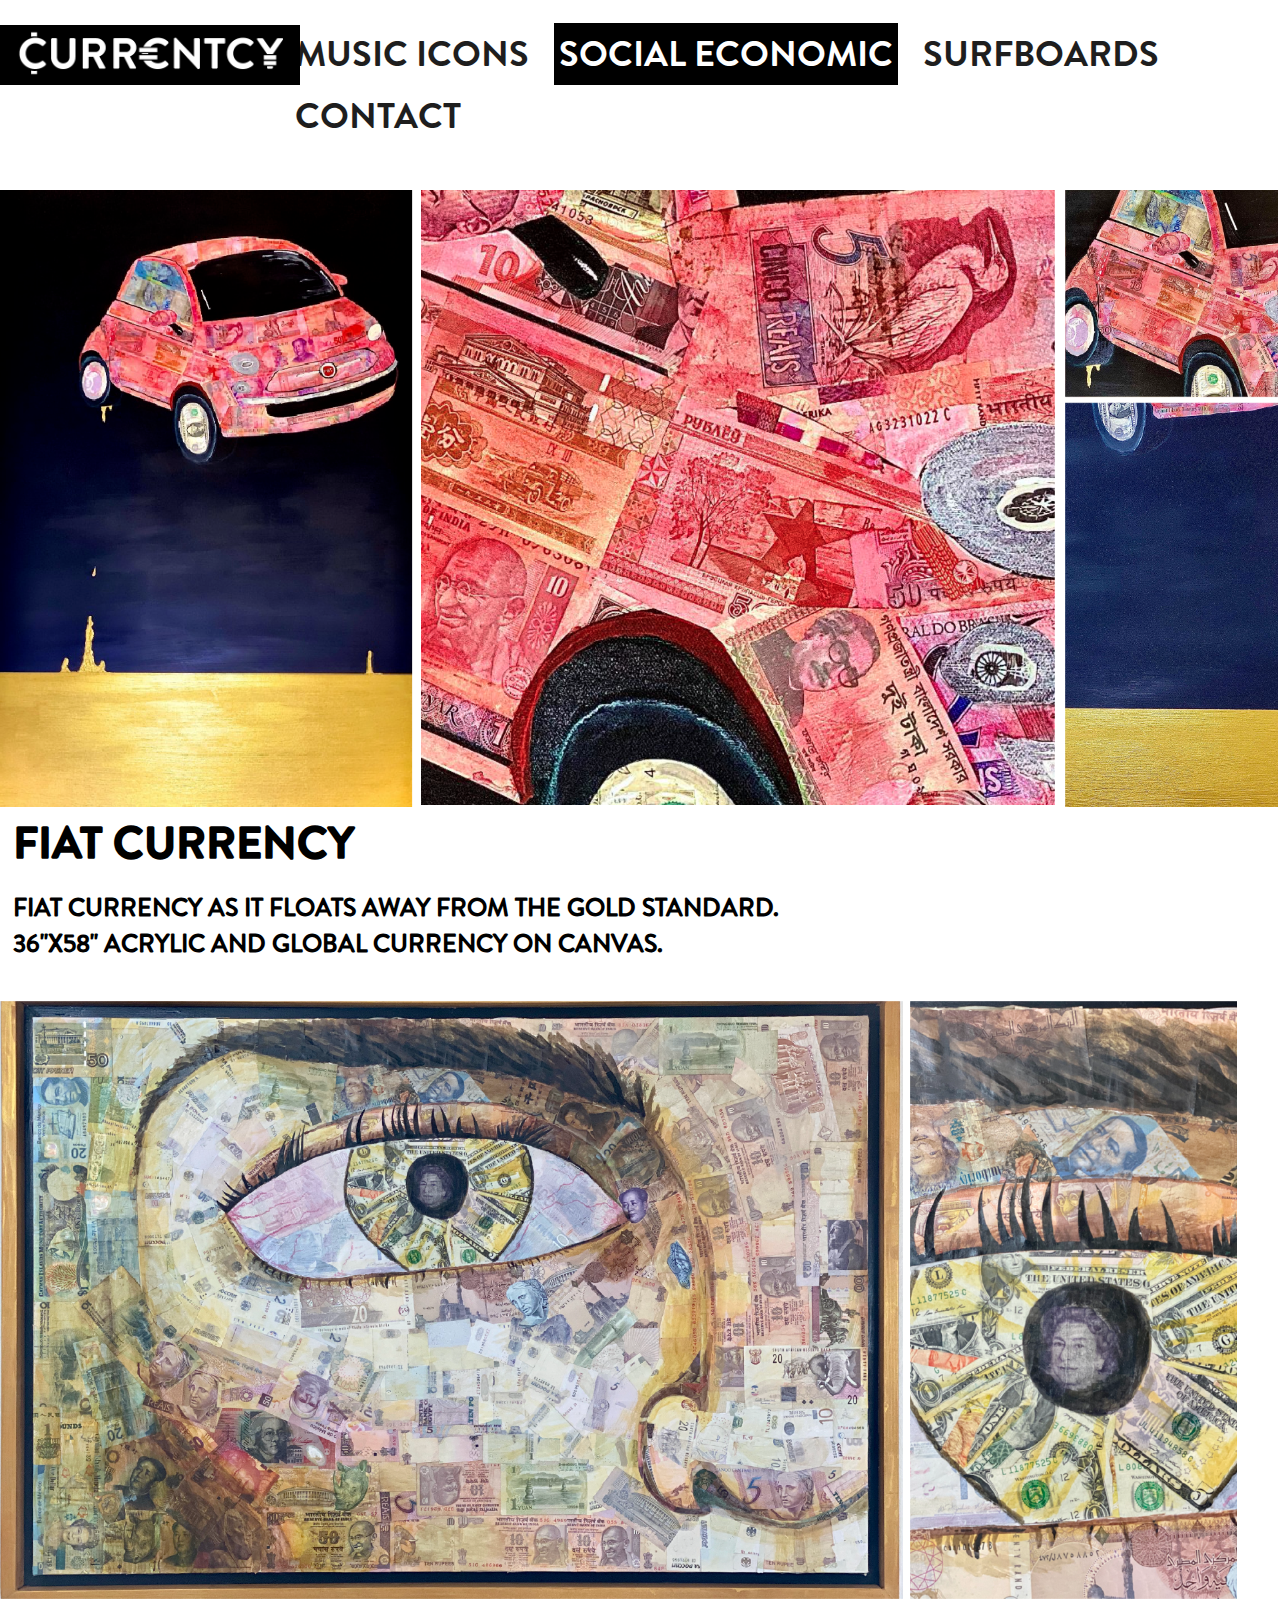
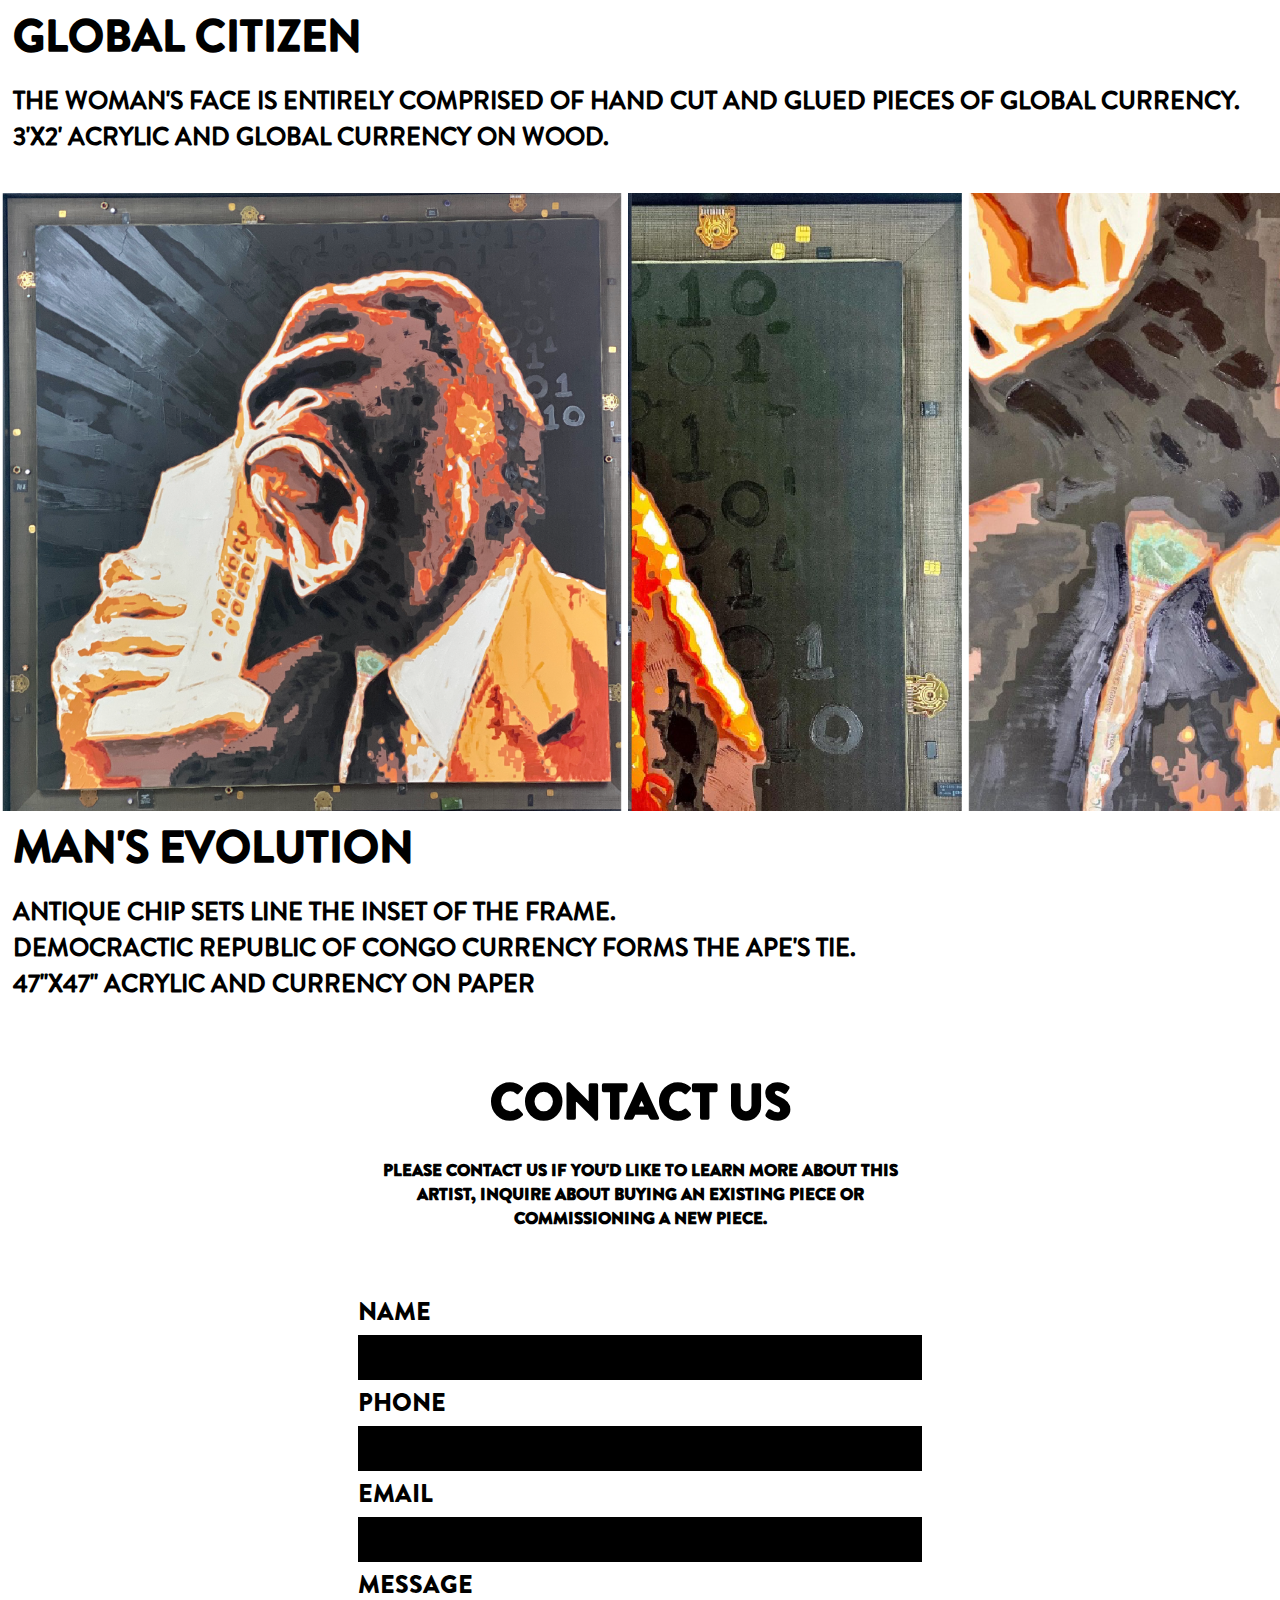
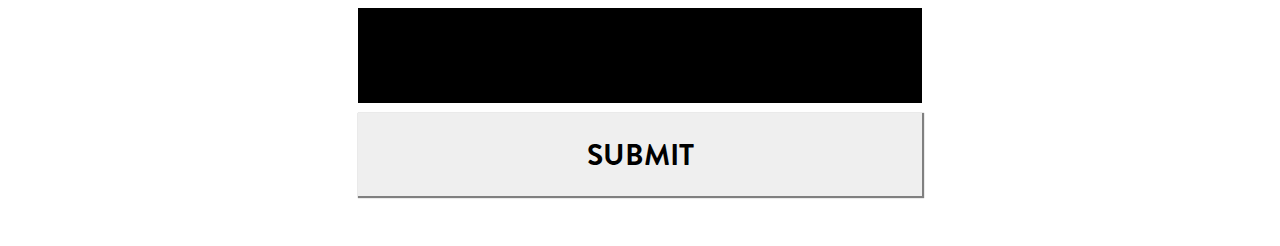
<file: socialEconomics.html>
<!DOCTYPE html>
<html lang="en">

<head>
    <meta charset="UTF-8">
    <meta name="viewport" content="width=device-width, initial-scale=1.0">
    <link rel="stylesheet" href="css/index.css">
    <title>Social Economic</title>
    <script src="https://code.jquery.com/jquery-2.2.4.min.js"/></script>
    <script src="js/ss.js"></script>    
</head>

<body>
    <!--NAVBAR-->
    <div>
        <div class="headerNB" id="headerNB">
            <div class="logo_header">
                <a href="index.html">
                    <img src="img/logo.png" alt="logo" class="logo" />
                </a>
            </div>
            <div class="NB_css">
                <ul>
                    <li><a href="musicIcons.html">MUSIC ICONS</a></li>
                    <li><a class="current" href="socialEconomics.html">SOCIAL ECONOMIC </a></li>
                    <li><a href="surfboards.html">SURFBOARDS</a></li>
                    <li><a href="#contact">CONTACT</a></li>
                </ul>
            </div>
        </div>
        <div class="header_response">
            <div class="linija_header_response">
                <a href="index.html">
                    <img src="img/logo.png" alt="logo" class="logo" />
                </a>
                <div class="fa_bars">
                    <img src="img/hamburger.png" alt="" onclick="nbPhone()">
                </div>
            </div>

            <div class="NB_css_response" id="NB_css_response">
                <ul>
                    <li><a href="musicIcons.html">ICONS</a></li>
                    <li><a href="socialEconomics.html">ECONOMIC </a></li>
                    <li><a href="surfboards.html">SURFBOARDS</a></li>
                    <li><a href="#contact">CONTACT</a></li>
                </ul>
            </div>
        </div>
    </div>
    <!--NAVBAR END-->

    <div class="musicIconsWrap">
        <div class="musicIconsImages">
            <img src="img/mans.png" alt="Fiat Social">
            <h1>FIAT CURRENCY</h1>
            <p>FIAT CURRENCY AS IT FLOATS AWAY FROM THE GOLD STANDARD. <br> 36"X58" ACRYLIC AND GLOBAL CURRENCY ON
                CANVAS.
            </p>
        </div>
        <div class="musicIconsImages">
            <img src="img/global.png" alt="GLOBAL CITIZEN">
            <h1>GLOBAL CITIZEN</h1>
            <p>THE WOMAN'S FACE IS ENTIRELY COMPRISED OF HAND CUT AND GLUED PIECES OF GLOBAL CURRENCY. <br> 3'X2'
                ACRYLIC AND GLOBAL CURRENCY ON WOOD.
            </p>
        </div>
        <div class="musicIconsImages">
            <img src="img/gorilla.png" alt="Gorilla">
            <h1>MAN'S EVOLUTION</h1>
            <p>ANTIQUE CHIP SETS LINE THE INSET OF THE FRAME. <br> DEMOCRACTIC REPUBLIC OF CONGO CURRENCY FORMS THE
                APE'S TIE. <br> 47"X47" ACRYLIC AND CURRENCY ON PAPER
            </p>
        </div>
    </div>
    <div class="slideshow-container-response">
        <div class="slideShowWrap">
            <div class="mySlides fade" id="firstImage">
                <div class="firstImageLeft1"><img src="img/mobileverzija/fiat1-8.png" /></div>
            </div>
            <div class="mySlides fade" id="secondImage">
                <div class="firstImageLeft1"><img src="img/mobileverzija/fiat2-8.png" /></div>
            </div>
            <div class="mySlides fade" id="thirdImage">
                <div class="firstImageLeft1"><img src="img/mobileverzija/fiat 3-8.png" /></div>
            </div>
            
            <div class="leftRight">
                <a class="nextM"><img src="img/mobileverzija/next.png" alt=""></a><br />
                <a class="prevM"><img src="img/mobileverzija/arrow.png" alt=""></a>
            </div>
        </div>
    </div>
    <div class="naslovjc">
        <h1 >FIAT CURRENCY</h1>
                <p>FIAT CURRENCY AS IT FLOATS AWAY FROM THE GOLD STANDARD. <br> 36"X58" ACRYLIC AND GLOBAL CURRENCY ON
                    CANVAS.
                </p>
            </div>
    <div class="slideshow-container-response">
        <div class="slideShowWrap">
            <div class="mySlides fade" id="firstImage">
                <div class="firstImageLeft1"><img src="img/mobileverzija/global 1-8.png" /></div>
            </div>
            <div class="mySlides fade" id="secondImage">
                <div class="firstImageLeft1"><img src="img/mobileverzija/global 2-8.png" /></div>
            </div>
            <div class="mySlides fade" id="thirdImage">
                <div class="firstImageLeft1"><img src="img/mobileverzija/global 3-8.png" /></div>
            </div>
            
            <div class="leftRight">
                <a class="nextM"><img src="img/mobileverzija/next.png" alt=""></a><br />
                <a class="prevM"><img src="img/mobileverzija/arrow.png" alt=""></a>
            </div>
        </div>
    </div>
    <div class="naslovjc">
        <h1 >GLOBAL CITIZEN</h1>
                <p>THE WOMAN'S FACE IS ENTIRELY COMPRISED OF HAND CUT AND GLUED PIECES OF GLOBAL CURRENCY. <br> 3'X2'
                    ACRYLIC AND GLOBAL CURRENCY ON WOOD.
                </p>
            </div>
    <div class="slideshow-container-response">
        <div class="slideShowWrap">
            <div class="mySlides fade" id="firstImage">
                <div class="firstImageLeft1"><img src="img/mobileverzija/man 1-8.png" /></div>
            </div>
            <div class="mySlides fade" id="secondImage">
                <div class="firstImageLeft1"><img src="img/mobileverzija/man 3-8.png" /></div>
            </div>
            <div class="mySlides fade" id="thirdImage">
                <div class="firstImageLeft1"><img src="img/mobileverzija/man 3_1-8.png" /></div>
            </div>
            
            <div class="leftRight">
                <a class="nextM"><img src="img/mobileverzija/next.png" alt=""></a><br />
                <a class="prevM"><img src="img/mobileverzija/arrow.png" alt=""></a>
            </div>
        </div>
    </div>
    <div class="naslovjc">
        <h1 >MAN'S EVOLUTION</h1>
                <p>ANTIQUE CHIP SETS LINE THE INSET OF THE FRAME. <br> DEMOCRACTIC REPUBLIC OF CONGO CURRENCY FORMS THE
                    APE'S TIE. <br> 47"X47" ACRYLIC AND CURRENCY ON PAPER
                </p>
            </div>
    <!--FOOTER-->
    <div class="footerContainer" id="contact">
        <div class="footerText">
            <h1>CONTACT US</h1>
            <h3>PLEASE CONTACT US IF YOU'D LIKE TO LEARN MORE ABOUT THIS ARTIST, INQUIRE ABOUT BUYING AN EXISTING PIECE
                OR COMMISSIONING A NEW PIECE.</h3>
        </div>
        <form method="post" action="SendMail.php" id="Form">
            <div class="footerForm">
                <p>NAME</p>
                <input type="text" id="name">
                <p>PHONE</p>
                <input type="text" id="phone">
                <p>EMAIL</p>
                <input type="text" id="email">
                <p>MESSAGE</p>
                <input type="text" id="message">
                <br>
                <button type="button" onclick="SendMail()" value="Send an Email">SUBMIT</button>

            </div>
            <script src="https://code.jquery.com/jquery-3.4.1.min.js"></script>

            <script type="text/javascript">
                function SendMail() {
                    var name = $("#name");
                    var email = $("#email");
                    var phone = $("#phone");
                    var message = $("#message");

                    if (isNotEmpty(name) && isNotEmpty(email) && isNotEmpty(phone) && isNotEmpty(message)) {
                        $.ajax({
                            url: 'SendMail.php',
                            method: 'POST',
                            dataType: 'json',
                            data: {
                                name: name.val(),
                                email: email.val(),
                                phone: phone.val(),
                                message: message.val()
                            },
                            success: function (response) {
                                $('#Form')[0].reset();
                                $('.sent-notification').text("Message sent successfully!");
                            }





                        });
                    }

                }

                function isNotEmpty(caller) {
                    if (caller.val() == "") {
                        caller.css('border', '1px solid red');
                        return false;
                    } else {
                        caller.css('border', '');
                        return true;
                    }
                }
            </script>
        </form>

    </div>

    </form>
    </div>
    <!--FOOTER END-->

</body>

</html>
</file>
<file: css/index.css>
* {
    margin: 0;
}

@font-face {
    font-family: 'brandon-blk';
    src: url('../font/Brandon_blk.otf');
    font-style: normal;
}

@font-face {
    font-family: 'brandon-reg';
    src: url('../font/Brandon_reg.otf');
    font-style: normal;
}

@font-face {
    font-family: 'brandon-bld';
    src: url('../font/Brandon_bld.otf');
    font-style: bold;
}

@font-face {
    font-family: 'brandon-med';
    src: url('../font/Brandon_med.otf');
    font-style: medium;
}

@font-face {
    font-family: 'brandon-light';
    src: url('../font/Brandon_light.otf');
    font-style: normal;
}

#headerNB {
    margin-top: 20px;
    height: 80px;
    margin-bottom: 10vh;
}

.header_response {
    display: none;
}

.headerNB {
    display: flex;
    width: 100%;
    position: relative;
    padding-bottom: 0%;
    z-index: 100;
}

.logo_header {
    width: 30%;
    margin-top: 5px;
}

.logo_header img {
    width: 300px;
    position: absolute;
}

.NB_css {
    margin-top: 0.27%;
    width: 100%;
    height: 90px;
    margin-left: 0;
}

.NB_css ul {
    padding: 0;
    margin-left: -0.5%;
    margin-right: 2px;
    list-style: none;
}

.NB_css ul li {
    float: left;
    margin-right: 2%;
}

.NB_css ul li a:hover {
    color: white;
    background-color: black;
    height: 90%;
    transition: 0.3s;
}

.NB_css .current {
    color: white;
    background-color: black;
    height: 90%;
    transition: 0.3s;
}

.NB_css ul li a {
    display: inline-block;
    text-decoration: none;
    font-size: 36px;
    font-family: brandon-bld;
    color: #1e1e1e;
    padding: 5px;
}

#nbPhone {
    display: none;
}

#hamburgerNb {
    display: none;
}

.headerLogo {
    width: 50%;
}

.headerLogo img {
    width: 80%;
    padding-left: 10px;
}

#navbar-toggler {
    background-color: #2f3c43;
}

#navbar-brand {
    width: 50%;
}

#navbar-nav {
    padding-top: 20px;
}

#navbar-nav li {
    padding-right: 15px;
}

.text-navbar {
    color: black;
    padding-top: 5px;
}

.center-text {
    text-align: center;
}

.footerText {
    margin: 5% 28%;
    text-align: center;
    font-weight: 900;
    font-family: brandon-blk;
}

.footerText h1 {
    margin-bottom: 20px;
    font-size: 50px;
}

.footerText h3 {
    margin-bottom: 20px;
    font-size: 17px;
}

.footerForm {
    margin: 0 28%;
}

.footerForm p {
    margin: 5px 0;
    font-size: 25px;
    font-family: brandon-blk;
}

.footerForm input {
    padding: 15px 0px;
    width: 100%;
    margin: 0px;
    background-color: black;
    color: white;
    outline: none;
    border: none;
}

#message {
    padding: 40px 0;
}

.footerForm button {
    width: 100%;
}

#btnForm {
    margin-top: 10px;
    padding: 20px 0;
    width: 100%;
    font-size: 70px;
    border: 0px white;
    box-shadow: 1px 1px 1px 1px grey;
    color: black;
    text-align: center;
    cursor: pointer;
    transition: 0.3s;
    outline: none;
}

button {
    margin-top: 10px;
    margin-bottom: 50px;
    padding: 20px 0;
    width: 90%;
    font-size: 30px;
    border: 0px white;
    box-shadow: 1px 1px 1px 1px grey;
    color: black;
    text-align: center;
    cursor: pointer;
    transition: 0.3s;
    outline: none;
    font-family: 'brandon-bld';
}

.musicIconsTitle {
    margin: 20px 0 20px 1%;
    font-family: "brandon-bld";
    font-size: 25px;
}

.musicIconsImg img {
    width: 100%;
}
.slideshow-container-response {
    display: none;
}

.musicIconsText {
    margin-left: 3%;
    margin-top: -4%;
    margin-bottom: 6px;
    font-family: 'brandon-bld';
    font-size: 40px;
}

.musicIconsText h3 {
    margin-bottom: 3px;
    margin-left: 7px;
    font-size: 25px;
}

.findout1 {
    width: 22%;
    position: relative;
    top: -9.8vh;
    left: 78%;
    padding: 10px 0px;
    opacity: 1.0;
    transition: 0.4s;
}

.findout1:hover {
    opacity: 0.5;
}

.findout1 a {
    position: relative;
    top: 2px;
    color: white;
    text-decoration: none;
}

.surfboardsWrap {
    display: flex;
    flex-direction: row;
}

.surfTitle {
    margin: 20px 0 20px 3%;
    font-family: 'brandon-bld';
    font-size: 29px;
    
}

.surfRight {
    width: 73%;
}

.surfLeft {
    width: 27%;
    margin-left: 5%;
}

.surfLeft img {
    width: 65%;
    height: 94.5%;
}

.rightImg img {
    width: 89%;
}
.rightImg2 img {
    width: 89%;
}

.rightText {
    width: 90%;
}

.rightText h1 {
    font-size: 50px;
    margin-bottom: 15px;
    font-family: 'brandon-bld';


}

.rightText p {
    font-size: 25px;
    font-weight: 700;
    margin-bottom: 25px;
    font-family: 'brandon-blk';
    
}
.rightText2 {
    width: 90%;
}

.rightText2 h1 {
    font-size: 50px;
    margin-bottom: 15px;
    font-family: 'brandon-bld';


}

.rightText2 p {
    font-size: 25px;
    font-weight: 700;
    margin-bottom: 25px;
    font-family: 'brandon-blk';
    
}


.findout2 {
    width: 30%;
    position: relative;
    top: -63px;
    left: 61.5%;
    padding: 8px 0px;
    opacity: 1.0;
    transition: 0.4s;
}

.findout2:hover {
    opacity: 0.5;
}

.findout2 a {
    position: relative;
    top: 5px;
    color: white;
    text-decoration: none;
}

.socialWrap {
    display: flex;
    flex-direction: row;
    width: 90%;
    margin: 0 4%;
}

.socialTitle {
    margin: 20px 0 20px 3%;
    font-family: 'brandon-bld';
    font-size: 27px;
}

.social1,
.social2 {
    width: 28%;
    margin-right: 8%;
}

.social3 {
    width: 28%;
}
.naslovjc {
    display: none;
}
.social1 img {
    width: 100%;
}

.social2 img {
    width: 100%;
}

.social3 img {
    width: 100%;
}

.social1Text1 p {
    font-family: 'brandon-blk';
    font-size: 20px;
    font-style: bold;
    margin-top: -20%;
}

.social1Text2 p {
    font-family: 'brandon-reg';
    font-size: 20px;
}

.social2Text1 {
    font-family: 'brandon-blk';
    font-size: 20px;
    font-style: bold;
    margin-top: -20%;
}

.social2Text2 {
    font-family: 'brandon-reg';
    font-size: 20px;
}

.social3Text1 {
    font-family: 'brandon-blk';
    font-size: 20px;
    font-style: bold;
    margin-top: -20%;
}

.social3Text2 {
    font-family: 'brandon-reg';
    font-size: 20px;
}

.findout3,
.findout4,
.findout5 {
    width: 85%;
    position: relative;
    top: -68px;
    left: 15%;
    padding: 10px 0px;
    opacity: 1.0;
    transition: 0.4s;
}

.findout3:hover,
.findout4:hover,
.findout5:hover {
    opacity: 0.5;
   
}



.slideshow-container {
    width: 100%;
}

.mySlides {
    display: none;
    width: 85%;
    margin-left: 6%;
}

.mySlides img {
    width: 91%;
    height: 100%;
}
.mySlides2 {
    display: none;
    width: 85%;
    margin-left: 6%;
}

.mySlides2 img {
    width: 91%;
    height: 100%;
}


#firstImage {
    display: flex;
    height: 100%;
}

.leftRight {
    position: relative;
    width: 100%;
    margin-top: -16%;
    margin-bottom: 15%;
}

.firstImageRight {
    margin-top: 5%;
    height: 100%;
}

.prev,
.next {
    position: relative;
    cursor: pointer;
    padding: 14px;
    color: white;
    font-weight: bold;
    font-size: 18px;
    transition: 0.6s ease;
    border-radius: 0 3px 3px 0;
    user-select: none;
}

.next {
    margin-left: 86.5%;
    border-radius: 3px 0 0 3px;
    background-color: gray;
    color: white;
    top: -50px;
}

.prev {
    margin-left: 2.2%;
    border-radius: 0 3px 3px 0;
    background-color: gray;
    color: white;
    top: -50px;
}

.prev:hover,
.next:hover {
    background-color: rgba(0, 0, 0, 0.8);
}

.dot {
    cursor: pointer;
    height: 15px;
    width: 15px;
    margin: 0 2px;
    background-color: #bbb;
    border-radius: 50%;
    display: inline-block;
    transition: background-color 0.6s ease;
    margin-top: 0px;
}

.active,
.dot:hover {
    background-color: #000000;
}

.fade {
    -webkit-animation-name: fade;
    -webkit-animation-duration: 1.5s;
    animation-name: fade;
    animation-duration: 1.5s;
}

.ifp img {
    width: 80%;
    height: 12%;
    position: relative;
    right: 185%;
    top: 87%;
    
}

.firstImageLeft img {
    width: 140%;
}

.firstImageRight img {
    position: relative;
    width: 140%;
    top: 20%;
    right: 20%;
}

.phoneSlider {
    display: none;
}

.phoneSlider p {
    font-family: 'brandon-blk';
}

.musicIconsWrap {
    display: block;
    width: 100%;
}

.musicIconsImages {
    width: 100%;
    margin-bottom: 3%;
}

.musicIconsImages img {
    width: 100%;
}

.musicIconsImages h1 {
    font-size: 45px;
    margin-left: 1%;
    font-family: brandon-bld;
}

.musicIconsImages p {
    margin: 15px 1%;
    font-size: 25px;
    font-weight: 600;
    font-family: brandon-med;
}

@-webkit-keyframes fade {
    from {
        opacity: .4
    }
    to {
        opacity: 1
    }
}

@keyframes fade {
    from {
        opacity: .4
    }
    to {
        opacity: 1
    }
}

@media only screen and (max-width: 1200px) {
    .NB_css ul li a {
        font-size: 20px;
    }
    .NB_css ul li {
        float: left;
        margin-right: 2%;
        margin-top: 10px;
        margin-left: 5%;
    }
    .logo_header img {
        width: 270px;
    }
    .surfLeft img {
        width: 75%;
        height: 95%;
    }
    .findout1 {
        top: -61px;
    }
    .findout2 {
        top: -54px;
    }
    .findout3,
    .findout4,
    .findout5 {
        top: -58px;
        ;
    }
    
    
}

@media only screen and (max-width: 1107px) {
    #timeHeader {
        display: none;
    }
    .findout1 {
        position: relative;
        top: -90px;
    }
    
}

@media only screen and (max-width: 1060px) {
    .NB_css ul li a {
        font-size: 20px;
    }
    .NB_css ul li {
        float: left;
        margin-right: 1%;
        margin-top: 5px;
    }
    .logo_header img {
        width: 250px;
    }
    .musicIconsText {
        font-size: 18px;
    }
    .findout1 {
        top: -58px;
    }
    .findout2 {
        top: -49px;
    }
    .surfLeft img {
        width: 86%;
    }
    .findout1 {
        top: -56px;
    }
    .findout2 {
        top: -49.5px;
    }
    .findout3,
    .findout4,
    .findout5 {
        top: -54px;
        font-size: 19px;
    }
}

@media only screen and (max-width: 1000px) {
    #nbCourses {
        padding-right: 0%;
    }
    .headerLogo img {
        width: 100%;
        padding-left: 10px;
    }
    .headerLogo {
        padding: 2%;
        margin-right: 0%;
    }
    .surfLeft img {
        width: 92%;
    }
    .findout1 {
        top: -54px;
    }
    .findout2 {
        top: -48px;
    }
    .findout3,
    .findout4,
    .findout5 {
        top: -52px;
        font-size: 19px;
    }
}

@media (max-width: 950px) {
    
    .NB_css {
        display: none;
    }
    #headerNB {
        height: 0;
        margin-bottom: 0;
        margin-top: 0;
    }
    .header_response img {
        width: 250px;
        position: absolute;
        margin-left: 6%;
    }
    .logo {
        padding-top: 10px;
    }
    .buttonsHeader {
        display: none;
    }
    .logo_header {
        display: none;
    }
    .linija_header_response {
        height: 80px;
        display: block;
        background-color: white;
    }
    .linija_header_response h2 {
        color: white;
        margin-left: 2%;
        padding-top: 15px;
    }
    .NB_css_response {
        display: none;
        width: 100%;
        background-color: white;
        color: black;
        height: 50px;
        /* opacity: 0.99; */
        z-index: 1000;
        position: relative;
    }
    .NB_css_response ul {
        width: 65%;
        display: flex;
        top: -30px;
        position: absolute;
        padding: 0;
        margin-left: 7%;
    }
    .NB_css_response ul li {
        list-style: none;
        text-align: center;
        margin-left: 0%;
        padding-top: 30px;
    }
    .NB_css_response ul li a {
        font-size: 20px;
        text-decoration: none;
        color: black;
        padding: 15px;
    }
    .NB_css_response ul li a:hover {
        color: white;
        background-color: black;
        transition: 0.4s;
    }
    .logo_header img {
        width: 50px;
        left: 10%;
        top: 4px;
        position: absolute;
    }
    .header_response {
        display: block;
        background-color: rgb(0, 0, 0, 0.6);
        position: relative;
    }
    .fa_bars {
        position: absolute;
        right: 30%;
    }
    .fa_bars img {
        width: 52px;
        margin-top: 15px;
    }
    .findout3,
    .findout4,
    .findout5 {
        top: -200px;
    }
    .prev {
        left: -10px;
    }
    
}

@media only screen and (max-width: 880px) {
    .NB_css_response ul li a {
        font-size: 20px;
        text-decoration: none;
        color: black;
        padding: 15px;
        font-family: 'brandon-blk';
    }
    .rightText h1 {
        font-size: 28px;
        margin-bottom: 15px;
    }
    .rightText p {
        font-size: 13px;
        margin-bottom: 25px;
    }
    .rightText2 h1 {
        font-size: 28px;
        margin-bottom: 15px;
    }
    .rightText2 p {
        font-size: 13px;
        margin-bottom: 25px;
    }
    .surfTitle {
        font-size: 18px;
    }
    .rightImg img {
        width: 89%;
    }
    .rightImg2 img {
        width: 89%;
    }
    .rightText {
        width: 90%;
    }
    .rightText2 {
        width: 90%;
    }
    .surfRight {
        margin-left: 10%;
        width: 100%;
    }
    .surfLeft {
        display: none;
    }
    .socialTitle {
        font-size: 18px;
    }
    .findout1 {
        top: -50px;
    }
    .findout2 {
        top: -52px;
    }
    .findout3,
    .findout4,
    .findout5 {
        top: -47.5px;
    }
    
    .musicIconsText {
        margin-top: -40px;
    }
    .musicIconsText h3 {
        font-size: 17px;
    }
    .prev,
    .next {
        position: relative;
        cursor: pointer;
        padding: 10px;
        color: white;
        font-weight: bold;
        font-size: 18px;
        transition: 0.6s ease;
        border-radius: 0 3px 3px 0;
        user-select: none;
        top: -40px;
    }
    .prev {
        border-radius: 0 3px 3px 0;
    }
    .next {
        border-radius: 3px 0 0 3px;
    }
}

@media only screen and (max-width: 800px) {
    .musicIconsText h3 {
        font-size: 14px;
    }
    .findout1 {
        top: -47px;
    }
    .findout2 {
        top: -48.5px;
    }
    .findout3,
    .findout4,
    .findout5 {
        top: -45px;
    }
    .footerForm {
        margin-left: 15%;
        margin-right: 15%;
    }
    #btnForm {
        font-size: 40px;
    }
    .musicIconsTitle {
        font-family: "brandon-bld";
        font-size: 17px;
    }
    .musicIconsImages h1 {
        font-size: 20px;
    }
    .footerText h1 {
        font-size: 20px;
        margin-bottom: 14px;
    }
    .footerText h3 {
        font-size: 14px;
    }
    .rightImg img {
        width: 89%;
    }
    .rightImg2 img {
        width: 89%;
    }
    
    .rightText {
        width: 90%;
    }
    .rightText2 {
        width: 90%;
    }
    .surfRight {
        margin-left: 10%;
        width: 100%;
    }
    .surfLeft {
        display: none;
    }
    .leftRight {
        position: relative;
        width: 100%;
        margin-top: -19%;
        margin-bottom: 19%;
    }
    .findout3,
    .findout4,
    .findout5 {
        top: -44px;
    }
    .prev,
    .next {
        cursor: pointer;
        padding: 10px;
        color: white;
        font-weight: bold;
        font-size: 16px;
        transition: 0.6s ease;
        border-radius: 0 3px 3px 0;
        user-select: none;
        top: -14px;
    }
    .prev {
        left: -10px;
        border-radius: 0 3px 3px 0;
    }
    .next {
        border-radius: 3px 0 0 3px;
    }
}

.surfimg2 img {
    width: 100%;
}

.surfimg2 h1 {
    font-family: 'brandon-bld';
    font-size: 50px;
    margin: 2% 1%;
}

.surfimg2 p {
    font-family: 'brandon-bld';
    font-size: 25px;
    margin: 2% 1%;
}


@media only screen and (max-width: 673px) {
    .musicIconsText {
        font-size: 10px;
    }
    .findout1 {
        top: -47px;
    }
    .findout3,
    .findout4,
    .findout5 {
        top: -100px;
    }
    #btnForm {
        font-size: 30px;
    }
    .musicIconsText h3 {
        font-size: 16px;
    }
}

@media only screen and (max-width: 560px) {
    #headerNB {
        margin-bottom: 0;
        margin-top: 0;
    }
    .findout1 {
        top: -47px;
    }
    .findout2 {
        position: relative;
        top: -46.5px;
    }
    .surfTitle {
        font-size: 13px;
    }
    
    .slideshow-container-response{
        display: block;
        width: 100%;
      
    }
    .leftRight {
        position: absolute;
        width: 100%;
       
        margin-bottom: 100px;
    }
    .rightText h1 {
        font-size: 20px;
        margin-bottom: 15px;
    }
    .rightText p {
        font-size: 11px;
        margin-bottom: 25px;
    }
    .NB_css_response ul li a {
        font-size: 15px;
    }
    .socialTitle {
        font-size: 13px;
        margin-bottom: 10px;
    }
    .socialWrap {
        display: flex;
        flex-direction: column;
        width: 50%;
        margin: 0 12%;
    }
    .social1,
    .social2 {
        width: 100%;
        margin-right: 0%;
    }
    .social3 {
        width: 100%;
    }
   
    .social1 img {
        width: 150%;
    }
    .social2 img {
        width: 150%;
    }
    .social3 img {
        width: 150%;
    }
    .social1Text1 {
        margin-top: -56px;
    }
    .social1Text2 {
        margin-bottom: 10px;
        
    }
    .social2Text1 {
        margin-top: -56px;
    }
    .social2Text2 {
        margin-bottom: 10px;
    }
    .social3Text1 {
        margin-top: -56px;
    }
    .social3Text2 {
        margin-bottom: 10px;
    }
    .findout3,
    .findout4,
    .findout5 {
        width: 85%;
        position: relative;
        top: 30px;
        left: 22.5%;
        padding: 10px 0px;
        opacity: 1;
        
    }
    
    .musicIconsImages {
        display: block;
    }
    .musicIconsTitle {
        margin: 20px 0 20px 1%;
        font-family: "brandon-bld";
        font-size: 14px;
    }
    
    .musicIconsImages p {
        font-size: 16px;
        margin-bottom: 50px;
        margin-top: 1%;
    }
    .fa_bars {
        position: absolute;
        right: 26%;
    }
    .fa_bars img {
        width: 40px;
        margin-top: 16px;
    } 
    .prev,
    .next {
        cursor: pointer;
        padding: 3px;
        color: white;
        font-weight: bold;
        font-size: 16px;
        transition: 0.6s ease;
        border-radius: 0 3px 3px 0;
        user-select: none;
        top: -22px;
    }
   .naslovjc {
       display: none;
       margin-top: 10px;
       margin-bottom: 10px;
       font-family: "brandon-bld";
       font-size: 22px;
       width: 100%;
       }
    .prevM {
        display: none;
        position: relative;
        right: -400px;
        overflow:hidden;
        width: 25px;
        cursor: pointer;
        padding: 3px;
        width:80px;
        transform: rotate(180deg);
        transition: 0.6s ease;
        border-radius: 0 3px 3px 0;
        user-select: none;
        top: -370px;

    }
    
    
    .nextM {
        display: none;
        position: relative;
        width: 84px;
        top: -280px;
        cursor: pointer;
        padding: 3px;
        transform: rotate(180deg);
        left: 10px;
        transition: 0.6s ease;
        border-radius: 0 3px 3px 0;
        user-select: none;
       
    }
    .nextM img {
        width: 95px;
    }
    .prevM img {
        width: 95px;
    }
    .prev {
        left: 1px;
        border-radius: 0 3px 3px 0;
    }
    .next {
        right: -14px;
        border-radius: 3px 0 0 3px;
    }
    .footerForm {
        margin-left: 15%;
        margin-right: 29%;
    }
    .footerForm p {
        margin: 5px 0;
        font-size: 16px;
    }
    .footerForm input {
        padding: 7px 0px;
        width: 125%;
    }
    .footerForm button {
        width: 125%;
    }
   .mySlides {
       display: none;
       width: 100%;
       margin-left: 0%;
       margin-right: 0%;
   }
   .mySlides img {
       display: none;
   }
  
  
  .mySlides2 {
    display: none;
    margin-left: 6%;
    width: 86.5%;
    height: 100%;
}

}


@media only screen and (max-width: 770px) {
    #nbCourses {
        padding-right: 0%;
    }
    #phoneHeader {
        display: none;
    }
    #hamburgerNb {
        display: block;
        width: 10%;
        height: auto;
        margin-left: auto;
        margin-right: 5%;
    }
    #timeHeader {
        display: none;
    }
    .headerLogo {
        width: 100%;
    }
    .headerLogo img {
        width: 100%;
        padding-left: 10px;
    }
    .findout3,
    .findout4,
    .findout5 {
        top: -44px;
    }
}

@media only screen and (max-width: 448px) {
    .NB_css_response ul li {
        width: 50%;
        margin-right: 0;
    }
    .NB_css_response ul {
        margin-left: 3%;
    }
    .NB_css_response ul li a {
        font-size: 14px;
    }
    .fa_bars {
        position: absolute;
        right: 16%;
    }
    .fa_bars img {
        width: 35px;
        margin-top: 16px;
    }
    .musicIconsText {
        font-size: 17px;
    }
    
    .findout1 {
     
        top: -46.5px;
       
    }
    .rightText p {
        color: #585858;
    }
    .rightText h1 {
        color: #585858;
    }
    .footerText {
        margin: 0 12%;
        text-align: center;
        font-weight: 900;
        color: #585858;
    }
    .footerText h1 {
        margin-top: 10%;
        font-size: 25px;
        margin-bottom: 10px;
    }
    .footerText h3 {
        font-size: 13px;
    }
    .footerForm {
        margin-left: 3%;
        margin-right: 8%;
    }
    .findout1 a 
    .footerForm p {
        margin: 5px 0;
        font-size: 16px;
    }
    .footerForm input {
        padding: 7px 0px;
        width: 105%;
    }
    .footerForm button {
        width: 80%;
        margin-left: 12%;
        margin-top: 25px;
    }
    #message {
        padding: 40px 0;
    }
    #btnForm {
        margin-top: 8px;
        padding: 15px 0;
        font-size: 30px;
    }
    .findout2 {
        top: -47px;
        
        
    }
    
    .findout3,
    .findout4,
    .findout5 {
        position: relative;
        top: -59px;
    }
    .surfTitle {
        font-size: 15px;
        font-family: "brandon-bld";
        color: #585858;
    }
    .rightText h1 {
        font-size: 18px;
        margin-bottom: 15px;
    }
    .rightText p {
        font-size: 11px;
        margin-bottom: 25px;
    }
    .musicIconsText h3 {
        margin-bottom: 3px;
        margin-left: 7px;
        font-size: 12px;
        font-family: 'brandon-bld';
    }
    .musicIconsTitle {
        margin: 20px 0 20px 1%;
        font-family: "brandon-bld";
        font-size: 17px;
    }
    .social1Text1 p,
    .social2Text1 p,
    .social3Text1 p {
        margin-top: -27%;
        font-size: 22px;
    }
    .social1Text2 p,
    .social2Text2 p,
    .social3Text2 p {
        font-size: 21px;
        margin-bottom: 3%;
        width: 290px;
    }
    .phoneImages {
        display: block;
    }
    .phoneImages p {
        font-family: 'brandon-bld';
    }
    .phoneImages h1 {
        font-family: 'brandon-blk';
    }
    .surfimg2 h1 {
        font-family: 'brandon-bld';
        margin-left: 10%;
        font-size: 18px;
        margin-top: 7%;
    }
    .surfimg2 p {
        font-family: 'brandon-blk';
        font-size: 10px;
    }
   .musicIconsImages {
       display: none;
   }
   .prevM img {
       width: 100%;
   }
   .nextM img {
       width: 100%;
   }
   
    .prevM {
        display: block;
      position: absolute;
      right: 5px;
      overflow:hidden;
      width: 25px;
      cursor: pointer;
      padding: 3px;
      width:80px;
      transition: 0.6s ease;
      border-radius: 0 3px 3px 0;
      user-select: none;
      top: -240px;
    }
    .nextM {
        display: block;
      position: absolute;
      width: 84px;
      top: -240px;
      cursor: pointer;
      padding: 3px;
      left: 5px;
      transition: 0.6s ease;
      border-radius: 0 3px 3px 0;
      user-select: none;
    }
    .mySlides {
        display: block;
    width: 100%;
    margin-left: 0%;
    margin-right: 0%;
   }
   .mySlides img {
       display: block;
    width: 100%;
   }
 .next {
    position: relative;
    right: -9px;
    
}
.prev {
    left: -5px;
}
.naslovjc {
    display: block;
    margin-top: 10px;
    margin-bottom: 10px;
    font-family: "brandon-bld";
    font-size: 18px;
    width: 97%;
    margin-left: 6px;
    
    }
    .mySlides2 {
 display: none;
 margin-left: 6%;
 width: 87%;
 height: 100%;
   }
   .surfimg2 {
    display: none;
}
.rightImg2 {
    display: none;
}
.rightText2 {
    display: none;
}
}

@media only screen and (max-width: 330px) {
    .NB_css_response ul li a {
        font-size: 8px;
    }
    .findout1 {
        top: -46px;
    }
    .findout2 {
        top: -47px;
    }
    .findout3,
    .findout4,
    .findout5 {
        top: -20px;
    }

    .prevM {
        position: relative;
        right: -230px;
        overflow:hidden;
        
        cursor: pointer;
        padding: 3px;
        width:15px;
        transform: rotate(180deg);
        transition: 0.6s ease;
        border-radius: 0 3px 3px 0;
        user-select: none;
        top: -100px;
    }
    .nextM {
        position: relative;
        width:15px;
        top: -200px;
        cursor: pointer;
        padding: 3px;
        transform: rotate(180deg);
        left: 10px;
        transition: 0.6s ease;
        border-radius: 0 3px 3px 0;
        user-select: none;
    }
    .nextM img {
        width: 70px;
    }
    .prevM img {
        width: 70px;
    }
    .mySlides {
        width: 100%;
        margin-left: 0%;
        margin-right: 0%;
    }
    .mySlides img {
        width: 100%;
    }
   
    
    .mySlides2 {
     display: none;
     margin-left: 6%;
     width: 91%;
     height: 100%;
    }
  
}
@media only screen and (max-width: 407px) {
    .NB_css_response ul li a {
        font-size: 12px;
    }
    .naslovjc {
        display: block;
        margin-top: 10px;
        margin-bottom: 10px;
        font-family: "brandon-bld";
        font-size: 16px;
        width: 97%;
        margin-left: 8px;
        }
        .prevM {
            display: block;
          position: absolute;
          right: 5px;
          overflow:hidden;
          width: 25px;
          cursor: pointer;
          padding: 3px;
          width: 75px;
          transition: 0.6s ease;
          border-radius: 0 3px 3px 0;
          user-select: none;
          top: -220px;
        }
        .nextM {
            display: block;
          position: absolute;
          width: 75px;
          top: -220px;
          cursor: pointer;
          padding: 3px;
          left: 5px;
          transition: 0.6s ease;
          border-radius: 0 3px 3px 0;
          user-select: none;
        }
}





@media only screen and (max-width: 375px) {
    .NB_css_response ul li a {
        font-size: 10px;
    }
    .prevM {
        position: absolute;
        right: 5px;
        overflow:hidden;
        
        cursor: pointer;
        padding: 3px;
        width:70px;
        transform: rotate(180deg);
        transition: 0.6s ease;
        border-radius: 0 3px 3px 0;
        user-select: none;
        top: -200px;
    }
    .nextM {
        position: absolute;
        width:70px;
        top: -200px;
        cursor: pointer;
        padding: 3px;
        transform: rotate(180deg);
        left: 5px;
        transition: 0.6s ease;
        border-radius: 0 3px 3px 0;
        user-select: none;
    }
   
    .mySlides {
        width: 100%;
        margin-left: 0%;
        margin-right: 0%;
    }
    .mySlides img {
        width: 100%;
    }
   
    .mySlides2 {
     display: none;
     margin-left: 6%;
     width: 85%;
     height: 100%;
    }
    .naslovjc {
        display: block;
        margin-top: 10px;
        margin-bottom: 10px;
        font-family: "brandon-bld";
        font-size: 15px;
        width: 97%;
        margin-left: 6px;
        }
        .next {
            position: relative;
            right: 5px;
            
        }
    
}
</file>
